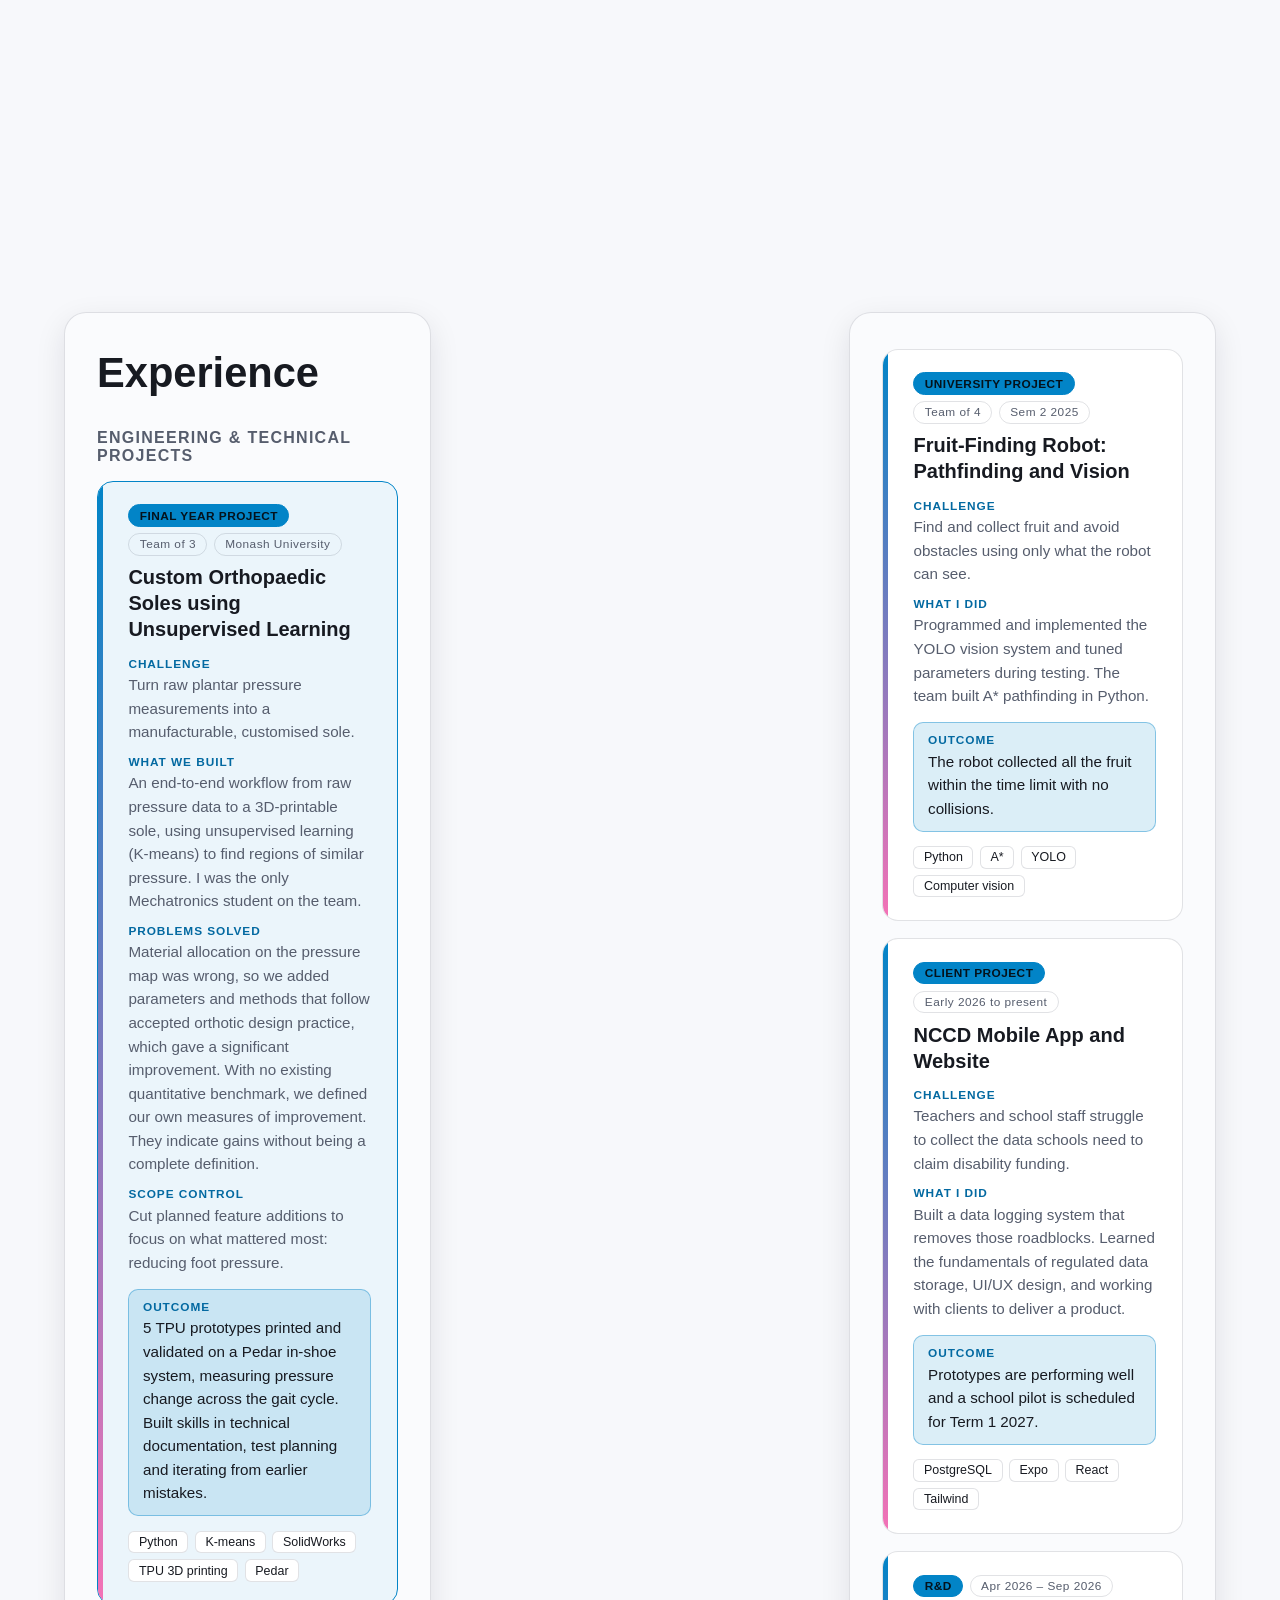
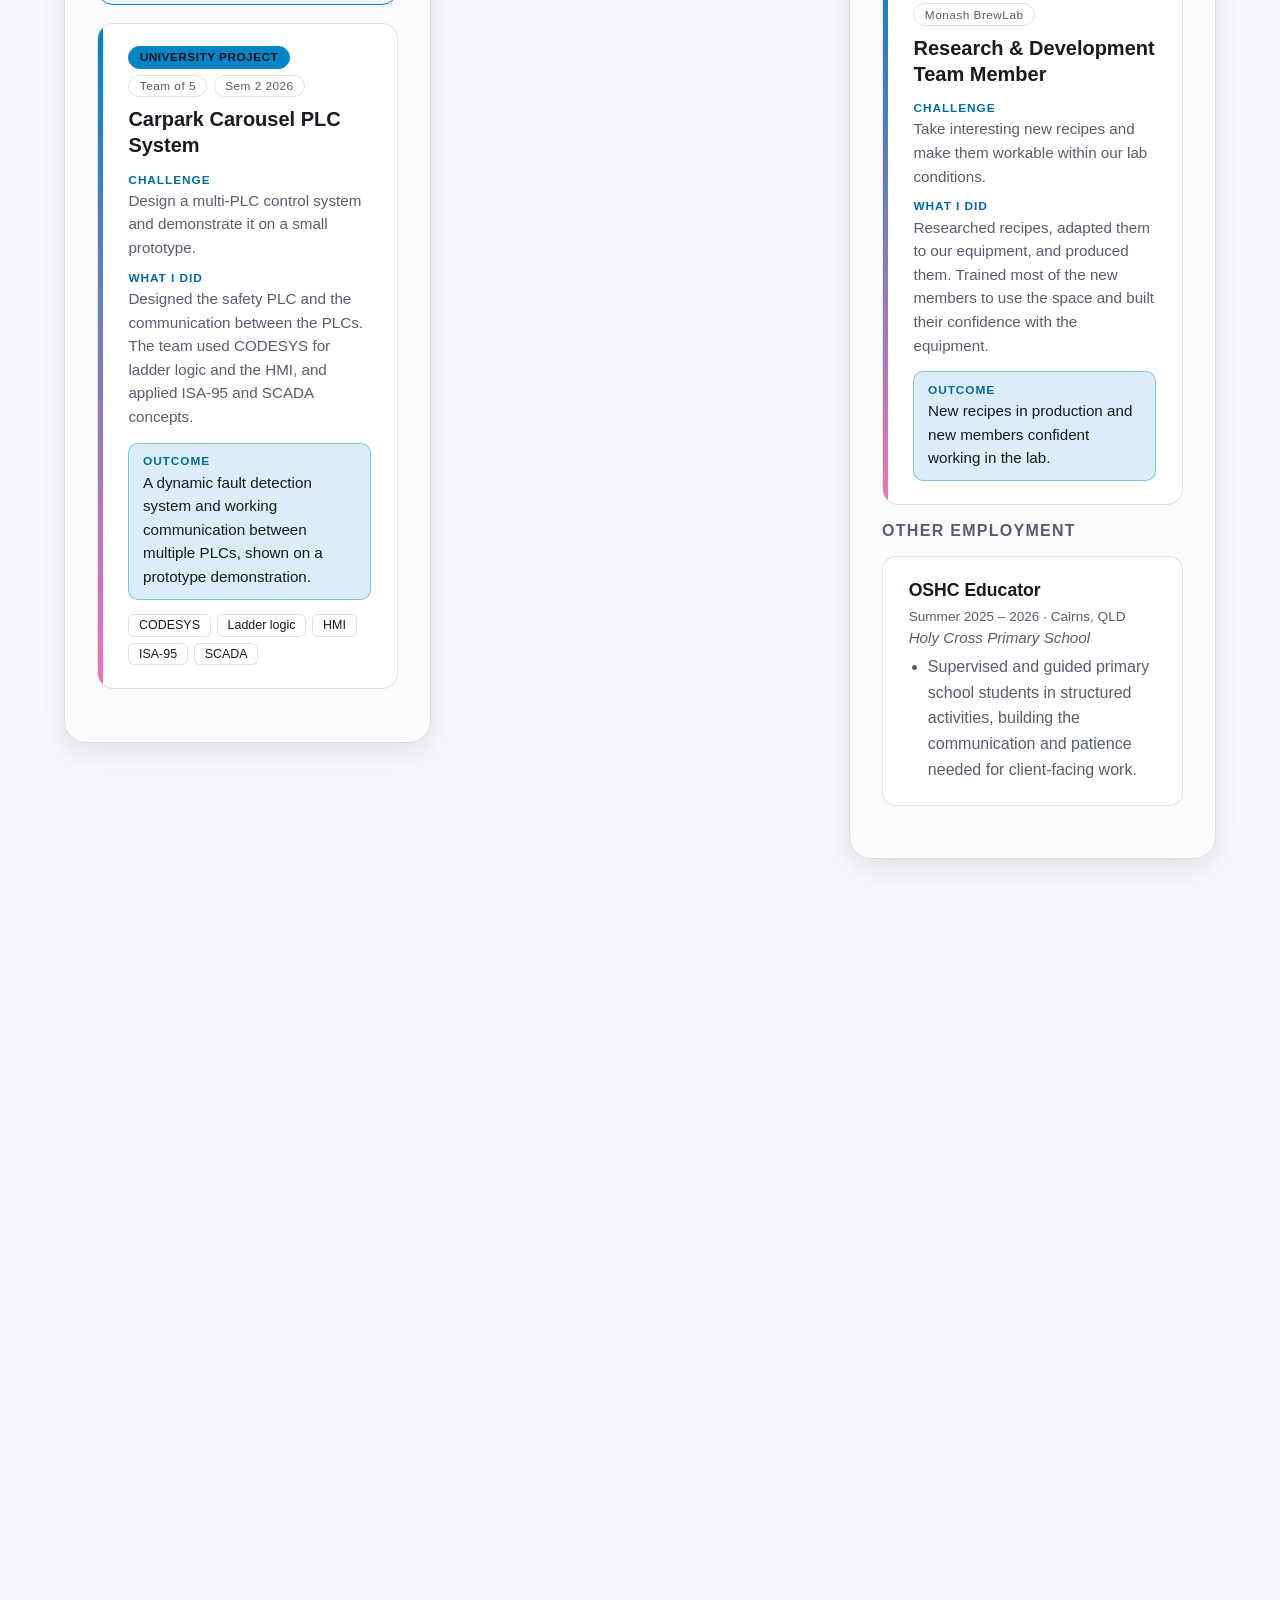
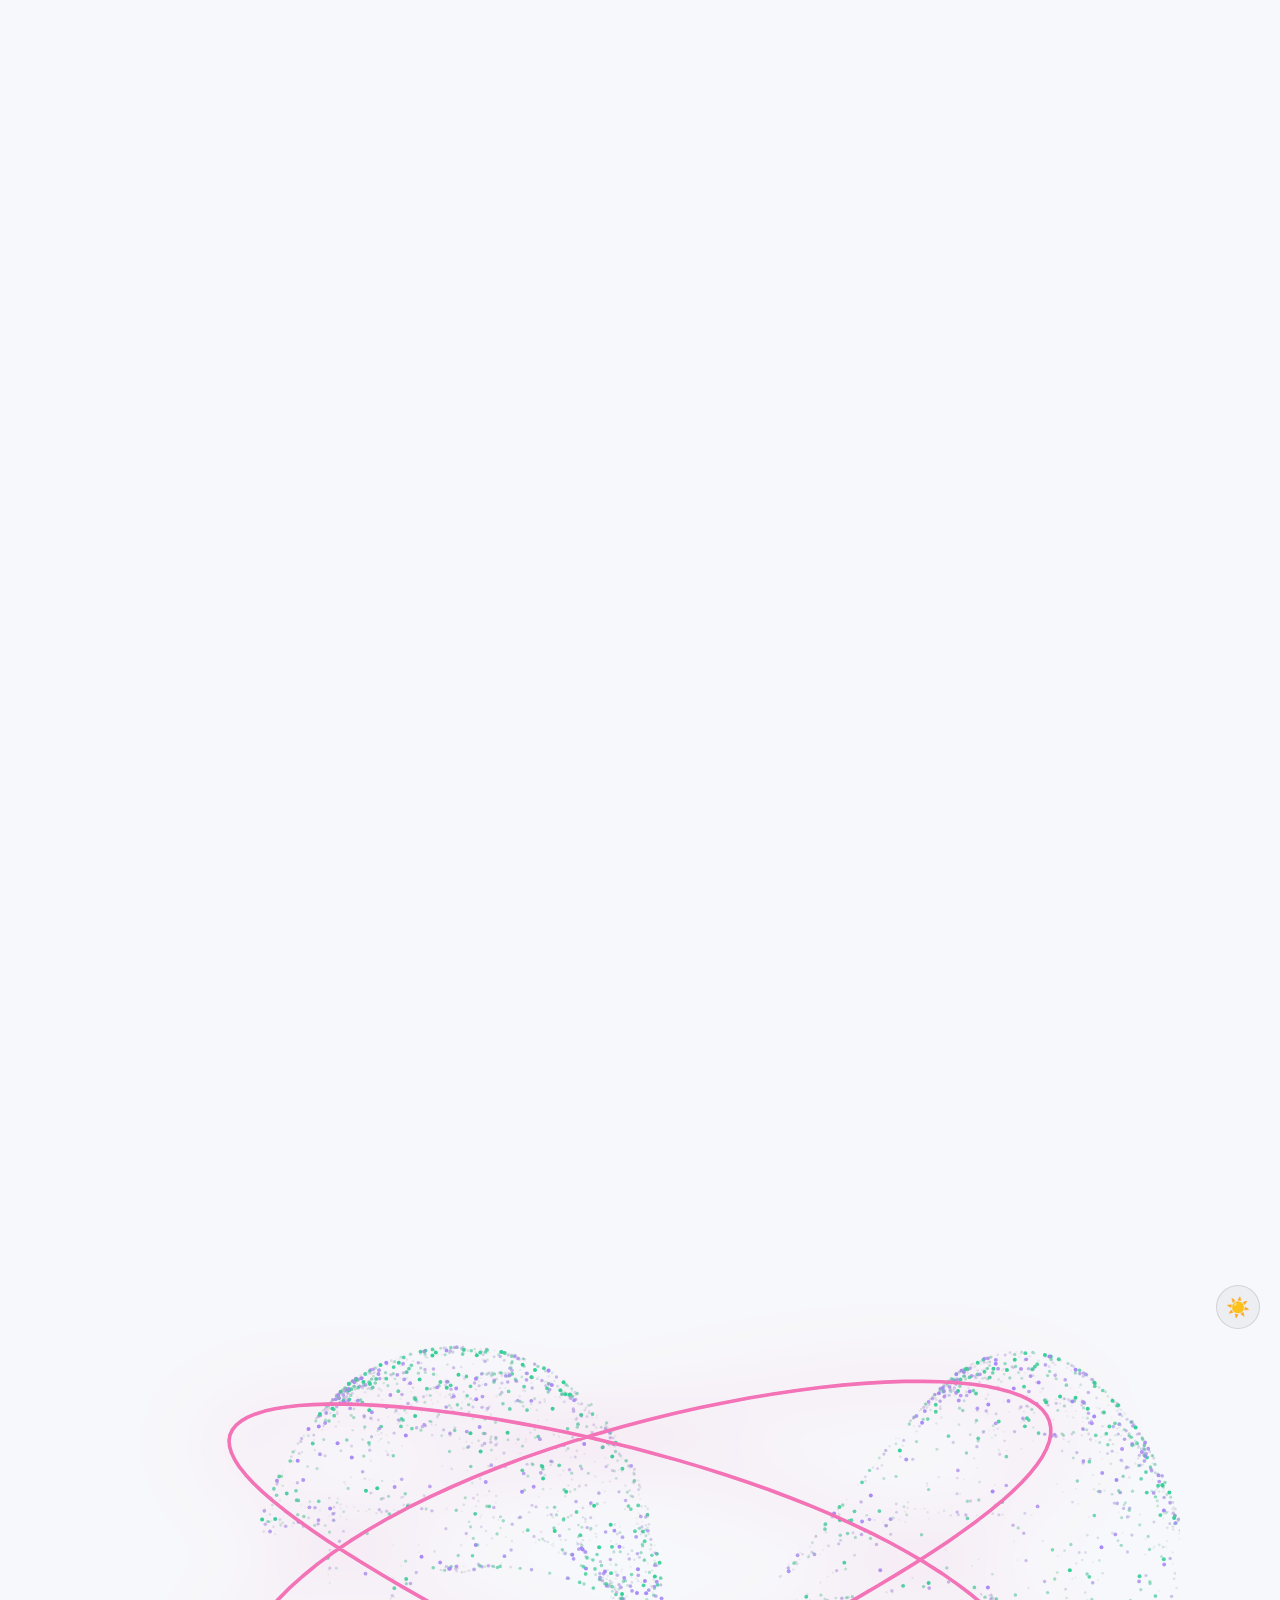
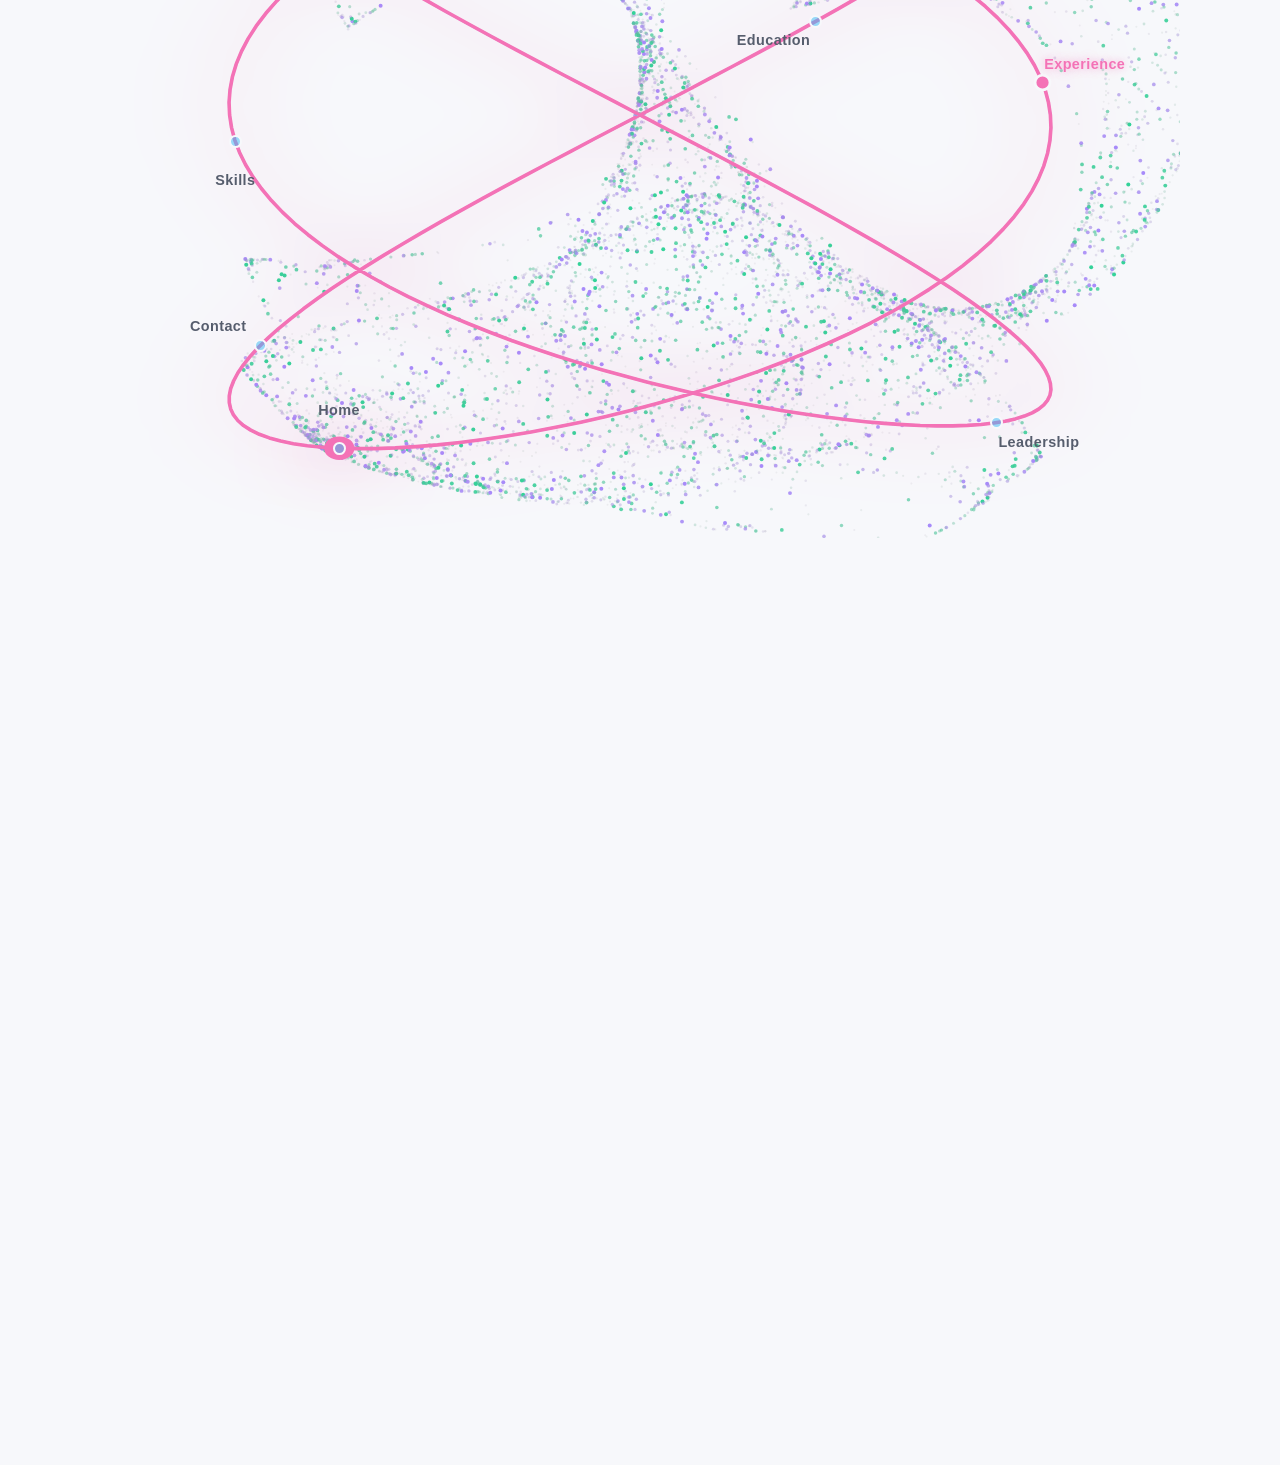
<file: index.html>
﻿<!DOCTYPE html>
<html lang="en">
<head>
<meta charset="UTF-8">
<meta name="viewport" content="width=device-width, initial-scale=1.0">
<title>Harrison Felstead</title>
<meta name="description" content="Harrison Felstead, Mechatronics (Hons) and Computer Science student at Monash University, interested in AI development.">
<link rel="icon" type="image/svg+xml" href="assets/favicon.svg">
<link rel="stylesheet" href="css/style.css">
</head>
<body>

  <button id="theme-toggle" class="theme-toggle" type="button" aria-label="Switch to light theme" aria-pressed="false">
    <span class="theme-toggle__icon" aria-hidden="true">🌙</span>
  </button>

  <div id="curve-stage" class="curve-stage" aria-hidden="false">
    <canvas id="attractor-canvas" aria-hidden="true"></canvas>

    <nav id="curve-nav" class="curve-nav" aria-label="Section navigation">
      <svg id="curve-svg" class="curve-svg" viewBox="0 0 100 100" preserveAspectRatio="none" aria-hidden="true">
        <path id="curve-path-base" class="curve-path curve-path--base" fill="none" />
        <path id="curve-path-trace" class="curve-path curve-path--trace" fill="none" />
        <circle id="curve-marker" class="curve-marker" r="1.4" />
      </svg>
      <div class="curve-dots" id="curve-dots" role="list"></div>
    </nav>
  </div>

  <main>

    <!-- Visual duplicate of Contact used for the reverse seamless wrap: scrolling
         up past Home lands here first, then script.js silently snaps scrollY
         forward onto the real #contact by the exact loop distance. Starts with
         no layout height (see .is-locked in style.css) so it can't be scrolled
         into at all until the first forward loop has completed once. -->
    <section id="contact-loop" class="section section--pos-bc section-clone is-locked" data-title="Contact" inert>
      <div class="section__inner">
        <h2>Contact</h2>
        <p class="intro">I am always open to conversations about engineering, AI development, or opportunities. Reach out through any of the channels below.</p>

        <ul class="contact-list">
          <li>
            <span class="contact-list__label">Email</span>
            <a href="mailto:Harrison.felstead0@gmail.com">Harrison.felstead0@gmail.com</a>
          </li>
          <li>
            <span class="contact-list__label">GitHub</span>
            <a href="https://github.com/Harrison-felstead/">github.com/Harrison-felstead</a>
          </li>
          <li>
            <span class="contact-list__label">LinkedIn</span>
            <a href="https://linkedin.com/in/harrison-felstead">linkedin.com/in/harrison-felstead</a>
          </li>
        </ul>

        <a class="cta cta--resume" href="assets/resume.pdf">Download résumé (PDF)</a>

        <footer class="site-footer">
          <p>© 2026 Harrison Felstead</p>
        </footer>
      </div>
    </section>

    <section id="home" class="section section--pos-tl" data-title="Home" aria-labelledby="home-heading">
      <div class="section__inner">
        <h1 id="home-heading">Harrison Felstead</h1>
        <p class="tagline">Mechatronics engineering &amp; Computer Science student.</p>
        <p class="intro">
          Final-year Bachelor of Engineering (Honours) and Bachelor of Science student at Monash University,
          majoring in Mechatronics and Computer Science, completing June 2027. I build at the boundary of
          AI and hardware: neural networks and computer vision, PLC and embedded control systems, and
          software that gets used. My final year project turns foot pressure data into 3D-printed custom insoles.
        </p>
      </div>
    </section>

    <section id="experience" class="section section--pos-tr section--span" data-title="Experience" aria-labelledby="experience-heading">
      <div class="section__inner section__inner--split">
        <div class="pane">
        <h2 id="experience-heading">Experience</h2>

        <h3 class="group-title">Engineering &amp; Technical Projects</h3>

        <article class="project project--featured">
          <header class="project__head">
            <div class="project__tags">
              <span class="tag tag--type">Final year project</span>
              <span class="tag">Team of 3</span>
              <span class="tag">Monash University</span>
            </div>
            <h4>Custom Orthopaedic Soles using Unsupervised Learning</h4>
          </header>
          <dl class="project__story">
            <div><dt>Challenge</dt><dd>Turn raw plantar pressure measurements into a manufacturable, customised sole.</dd></div>
            <div><dt>What we built</dt><dd>An end-to-end workflow from raw pressure data to a 3D-printable sole, using unsupervised learning (K-means) to find regions of similar pressure. I was the only Mechatronics student on the team.</dd></div>
            <div><dt>Problems solved</dt><dd>Material allocation on the pressure map was wrong, so we added parameters and methods that follow accepted orthotic design practice, which gave a significant improvement. With no existing quantitative benchmark, we defined our own measures of improvement. They indicate gains without being a complete definition.</dd></div>
            <div><dt>Scope control</dt><dd>Cut planned feature additions to focus on what mattered most: reducing foot pressure.</dd></div>
            <div class="is-outcome"><dt>Outcome</dt><dd>5 TPU prototypes printed and validated on a Pedar in-shoe system, measuring pressure change across the gait cycle. Built skills in technical documentation, test planning and iterating from earlier mistakes.</dd></div>
          </dl>
          <ul class="chip-list"><li>Python</li><li>K-means</li><li>SolidWorks</li><li>TPU 3D printing</li><li>Pedar</li></ul>
        </article>

        <article class="project">
          <header class="project__head">
            <div class="project__tags">
              <span class="tag tag--type">University project</span>
              <span class="tag">Team of 5</span>
              <span class="tag">Sem 2 2026</span>
            </div>
            <h4>Carpark Carousel PLC System</h4>
          </header>
          <dl class="project__story">
            <div><dt>Challenge</dt><dd>Design a multi-PLC control system and demonstrate it on a small prototype.</dd></div>
            <div><dt>What I did</dt><dd>Designed the safety PLC and the communication between the PLCs. The team used CODESYS for ladder logic and the HMI, and applied ISA-95 and SCADA concepts.</dd></div>
            <div class="is-outcome"><dt>Outcome</dt><dd>A dynamic fault detection system and working communication between multiple PLCs, shown on a prototype demonstration.</dd></div>
          </dl>
          <ul class="chip-list"><li>CODESYS</li><li>Ladder logic</li><li>HMI</li><li>ISA-95</li><li>SCADA</li></ul>
        </article>

        </div>
        <div class="pane">
        <article class="project">
          <header class="project__head">
            <div class="project__tags">
              <span class="tag tag--type">University project</span>
              <span class="tag">Team of 4</span>
              <span class="tag">Sem 2 2025</span>
            </div>
            <h4>Fruit-Finding Robot: Pathfinding and Vision</h4>
          </header>
          <dl class="project__story">
            <div><dt>Challenge</dt><dd>Find and collect fruit and avoid obstacles using only what the robot can see.</dd></div>
            <div><dt>What I did</dt><dd>Programmed and implemented the YOLO vision system and tuned parameters during testing. The team built A* pathfinding in Python.</dd></div>
            <div class="is-outcome"><dt>Outcome</dt><dd>The robot collected all the fruit within the time limit with no collisions.</dd></div>
          </dl>
          <ul class="chip-list"><li>Python</li><li>A*</li><li>YOLO</li><li>Computer vision</li></ul>
        </article>

        <article class="project">
          <header class="project__head">
            <div class="project__tags">
              <span class="tag tag--type">Client project</span>
              <span class="tag">Early 2026 to present</span>
            </div>
            <h4>NCCD Mobile App and Website</h4>
          </header>
          <dl class="project__story">
            <div><dt>Challenge</dt><dd>Teachers and school staff struggle to collect the data schools need to claim disability funding.</dd></div>
            <div><dt>What I did</dt><dd>Built a data logging system that removes those roadblocks. Learned the fundamentals of regulated data storage, UI/UX design, and working with clients to deliver a product.</dd></div>
            <div class="is-outcome"><dt>Outcome</dt><dd>Prototypes are performing well and a school pilot is scheduled for Term 1 2027.</dd></div>
          </dl>
          <ul class="chip-list"><li>PostgreSQL</li><li>Expo</li><li>React</li><li>Tailwind</li></ul>
        </article>

        <article class="project">
          <header class="project__head">
            <div class="project__tags">
              <span class="tag tag--type">R&amp;D</span>
              <span class="tag">Apr 2026 – Sep 2026</span>
              <span class="tag">Monash BrewLab</span>
            </div>
            <h4>Research &amp; Development Team Member</h4>
          </header>
          <dl class="project__story">
            <div><dt>Challenge</dt><dd>Take interesting new recipes and make them workable within our lab conditions.</dd></div>
            <div><dt>What I did</dt><dd>Researched recipes, adapted them to our equipment, and produced them. Trained most of the new members to use the space and built their confidence with the equipment.</dd></div>
            <div class="is-outcome"><dt>Outcome</dt><dd>New recipes in production and new members confident working in the lab.</dd></div>
          </dl>
        </article>

        <h3 class="group-title">Other Employment</h3>

        <article class="card">
          <div class="card__head">
            <h4>OSHC Educator</h4>
            <span class="card__meta">Summer 2025 – 2026 · Cairns, QLD</span>
          </div>
          <p class="card__role">Holy Cross Primary School</p>
          <ul>
            <li>Supervised and guided primary school students in structured activities, building the communication and patience needed for client-facing work.</li>
          </ul>
        </article>
        </div>
      </div>
    </section>

    <section id="leadership" class="section section--pos-bl section--span" data-title="Leadership" aria-labelledby="leadership-heading">
      <div class="section__inner section__inner--split">
        <div class="pane">
        <h2 id="leadership-heading">Leadership</h2>
        <article class="project project--compact">
          <header class="project__head">
            <div class="project__tags">
              <span class="tag tag--type">Team lead</span>
              <span class="tag">2026 – Present</span>
              <span class="tag">Monash BrewLab</span>
            </div>
            <h4>Brewkeepers Lead</h4>
          </header>
          <p class="project__text">Lead a sub-team of 3 to 5 responsible for upkeep of the lab, logistics and administration, so the wider team can focus on making.</p>
        </article>

        <article class="project project--compact">
          <header class="project__head">
            <div class="project__tags">
              <span class="tag tag--type">Engineering</span>
              <span class="tag">Sep 2024 – Sep 2025</span>
              <span class="tag">MESS · Monash</span>
            </div>
            <h4>Education Officer</h4>
          </header>
          <p class="project__text">Designed and wrote the "Ed Guide", a first-year resource adopted by the Engineering faculty. Mentored first-year Engineering students.</p>
        </article>
        </div>
        <div class="pane">
        <article class="project project--compact">
          <header class="project__head">
            <div class="project__tags">
              <span class="tag tag--type">Leadership</span>
              <span class="tag">Sep 2024 – Present</span>
              <span class="tag">GLASS · Monash</span>
            </div>
            <h4>Vice President</h4>
          </header>
          <p class="project__text">Oversee committee operations, guide decision-making and plan the society's annual program, including cross-cultural events.</p>
        </article>

        <article class="project project--compact">
          <header class="project__head">
            <div class="project__tags">
              <span class="tag tag--type">Programs</span>
              <span class="tag">Sep 2023 – Sep 2024</span>
              <span class="tag">MESS · Monash</span>
            </div>
            <h4>Wellbeing &amp; Equity Officer</h4>
          </header>
          <p class="project__text">Designed and launched mental health awareness and inclusivity programs across the Engineering faculty.</p>
        </article>
        </div>
      </div>
    </section>

    <section id="skills" class="section section--pos-br section--span" data-title="Skills" aria-labelledby="skills-heading">
      <div class="section__inner section__inner--split">
        <div class="pane">
        <h2 id="skills-heading">Capabilities &amp; Skills</h2>
        <h3 class="group-title">Engineering &amp; Technical Capabilities</h3>
        <ul class="capability-list">
          <li><strong>AI development:</strong> neural networks (PyTorch), unsupervised learning, computer vision (YOLO)</li>
          <li><strong>PLC control systems:</strong> ladder logic and HMI in CODESYS, ISA-95, SCADA</li>
          <li><strong>Hardware and software integration:</strong> STM32, Arduino, Raspberry Pi</li>
          <li><strong>Testing, troubleshooting and verification</strong> of robots and microprocessor systems</li>
          <li><strong>App development:</strong> PostgreSQL, Expo, React, Tailwind</li>
          <li><strong>Data organisation</strong>, process streamlining and technical documentation</li>
          <li><strong>CAD and additive manufacturing:</strong> SolidWorks, TPU 3D printing</li>
        </ul>

        <h3 class="group-title">Tools</h3>
        <div class="skills-grid">
          <div class="skill-group">
            <h3>Programming</h3>
            <ul class="pill-list">
              <li>Python</li><li>C++</li><li>C</li><li>Assembly</li><li>MATLAB</li>
            </ul>
          </div>
          <div class="skill-group">
            <h3>Frameworks &amp; Tools</h3>
            <ul class="pill-list">
              <li>PyTorch</li><li>Jupyter</li><li>Git</li><li>Linux</li><li>CODESYS</li>
            </ul>
          </div>
          <div class="skill-group">
            <h3>Hardware &amp; CAD</h3>
            <ul class="pill-list">
              <li>SolidWorks</li><li>Arduino</li><li>Raspberry Pi</li><li>STM32</li>
            </ul>
          </div>
          <div class="skill-group">
            <h3>Other</h3>
            <ul class="pill-list">
              <li>Microsoft Office Suite</li><li>Agile / Scrum</li>
            </ul>
          </div>
          <div class="skill-group">
            <h3>Languages</h3>
            <ul class="pill-list">
              <li>English (Native)</li><li>German (A2)</li>
            </ul>
          </div>
        </div>

        </div>
        <div class="pane">
        <h3 class="group-title">Certifications</h3>
        <article class="card">
          <div class="card__head">
            <h4>Certified SOLIDWORKS Associate (CSWA)</h4>
          </div>
        </article>
        <article class="card">
          <div class="card__head">
            <h4>Google Project Management Certificate</h4>
            <span class="card__meta">Coursera · Dec 2023</span>
          </div>
          <p class="card__role">Agile and Scrum framework application; team management program design.</p>
        </article>
        <article class="card">
          <div class="card__head">
            <h4>Google IT Support Certificate</h4>
            <span class="card__meta">Coursera · Dec 2023</span>
          </div>
          <p class="card__role">Network protocols, system administration and network security principles.</p>
        </article>
        <article class="card">
          <div class="card__head">
            <h4>Working with Children Check</h4>
          </div>
        </article>

        <h3 class="group-title">Continuing Professional Development: Anthropic</h3>
        <ul class="verify-list">
          <li><a href="https://verify.skilljar.com/c/3psyhmuhzu9c" target="_blank" rel="noopener">AI Fluency: Framework and Foundations</a></li>
          <li><a href="https://verify.skilljar.com/c/y3yzbx4f3nra" target="_blank" rel="noopener">AI Fluency for Builders</a></li>
          <li><a href="https://verify.skilljar.com/c/m6t9jwaz3s46" target="_blank" rel="noopener">Claude Code 101</a></li>
          <li><a href="https://verify.skilljar.com/c/ev6xskojvovw" target="_blank" rel="noopener">Claude Code in Action</a></li>
          <li><a href="https://verify.skilljar.com/c/ketg7f32rxfd" target="_blank" rel="noopener">Introduction to Agent Skills</a></li>
          <li><a href="https://verify.skilljar.com/c/vin993a3mtkn" target="_blank" rel="noopener">Introduction to Subagents</a></li>
          <li><a href="https://verify.skilljar.com/c/spzcx7dwhjyg" target="_blank" rel="noopener">Introduction to Model Context Protocol</a></li>
          <li><a href="https://verify.skilljar.com/c/bntky4y8h8ti" target="_blank" rel="noopener">Model Context Protocol: Advanced Topics</a></li>
          <li><a href="https://verify.skilljar.com/c/4mguxqz5dji8" target="_blank" rel="noopener">Building with Claude API</a></li>
        </ul>
        </div>
      </div>
    </section>

    <section id="education" class="section section--pos-tl section--span" data-title="Education" aria-labelledby="education-heading">
      <div class="section__inner section__inner--split">
        <div class="pane">
          <h2 id="education-heading">Education</h2>

          <article class="card">
            <div class="card__head">
              <h3>Monash University</h3>
              <span class="card__meta">2022 – Present · Melbourne, VIC</span>
            </div>
            <p class="card__role">Bachelor of Engineering (Honours) (Mechatronics) and Bachelor of Science (Computer Science). Expected June 2027.</p>
            <ul>
              <li>Chemistry units included risk assessments, PPE, and safe chemical handling and disposal.</li>
            </ul>
          </article>

          <article class="card">
            <div class="card__head">
              <h3>St Augustine's Marist College</h3>
              <span class="card__meta">2018 – 2021 · Cairns, QLD</span>
            </div>
            <p class="card__role">Queensland Certificate of Education · ATAR: 97.80</p>
          </article>

          <h3 class="group-title">Interests &amp; Volunteering</h3>
          <ul class="pill-list">
            <li>Surfing</li><li>Hiking</li><li>Building quality-of-life apps</li><li>Volunteer, Rosies Friends on the Street (2014 – 2017)</li>
          </ul>
        </div>

        <div class="pane" id="projects" data-title="Projects">
          <h2 id="projects-heading">Personal Projects</h2>

          <article class="card">
            <div class="card__head">
              <h4>Image Processing Cooking App</h4>
              <span class="card__meta">Personal Project</span>
            </div>
            <p class="card__role">An app that uses image processing to recognise ingredients from a photo and suggest recipes you can cook with what's on hand.</p>
          </article>

          <article class="card">
            <div class="card__head">
              <h4>Sidequest</h4>
              <span class="card__meta">Personal Project</span>
            </div>
            <p class="card__role">An app for tracking fun activities and adventures to do with friends, turning ideas into a shared, revisitable list of things to go do together.</p>
          </article>

          <article class="card">
            <div class="card__head">
              <h4>Raspberry Pi Home Base</h4>
              <span class="card__meta">Personal Project</span>
            </div>
            <p class="card__role">A Raspberry Pi hub that brings Google Calendar, Spotify, a habit tracker and the weather together into a single home dashboard.</p>
          </article>
        </div>
      </div>
    </section>

    <section id="contact" class="section section--pos-bc" data-title="Contact" aria-labelledby="contact-heading">
      <div class="section__inner">
        <h2 id="contact-heading">Contact</h2>
        <p class="intro">I am always open to conversations about engineering, AI development, or opportunities. Reach out through any of the channels below.</p>

        <ul class="contact-list">
          <li>
            <span class="contact-list__label">Email</span>
            <a href="mailto:Harrison.felstead0@gmail.com">Harrison.felstead0@gmail.com</a>
          </li>
          <li>
            <span class="contact-list__label">GitHub</span>
            <a href="https://github.com/Harrison-felstead/" target="_blank" rel="noopener noreferrer">github.com/Harrison-felstead</a>
          </li>
          <li>
            <span class="contact-list__label">LinkedIn</span>
            <a href="https://linkedin.com/in/harrison-felstead" target="_blank" rel="noopener noreferrer">linkedin.com/in/harrison-felstead</a>
          </li>
        </ul>

        <a class="cta cta--resume" href="assets/resume.pdf" download>Download résumé (PDF)</a>

        <footer class="site-footer">
          <p>© <span id="year"></span> Harrison Felstead</p>
        </footer>
      </div>
    </section>

    <!-- Visual duplicate of Home used purely for a seamless scroll wrap: once this
         is reached, script.js silently snaps scrollY back to the real #home by the
         exact distance between the two, so the loop is imperceptible. -->
    <section id="home-loop" class="section section--pos-tl section-clone" data-title="Home" inert>
      <div class="section__inner">
        <h1>Harrison Felstead</h1>
        <p class="tagline">Mechatronics engineering &amp; Computer Science student.</p>
        <p class="intro">
          Final-year Bachelor of Engineering (Honours) and Bachelor of Science student at Monash University,
          majoring in Mechatronics and Computer Science, completing June 2027. I build at the boundary of
          AI and hardware: neural networks and computer vision, PLC and embedded control systems, and
          software that gets used. My final year project turns foot pressure data into 3D-printed custom insoles.
        </p>
      </div>
    </section>

  </main>

  <script src="js/script.js"></script>
</body>
</html>
</file>
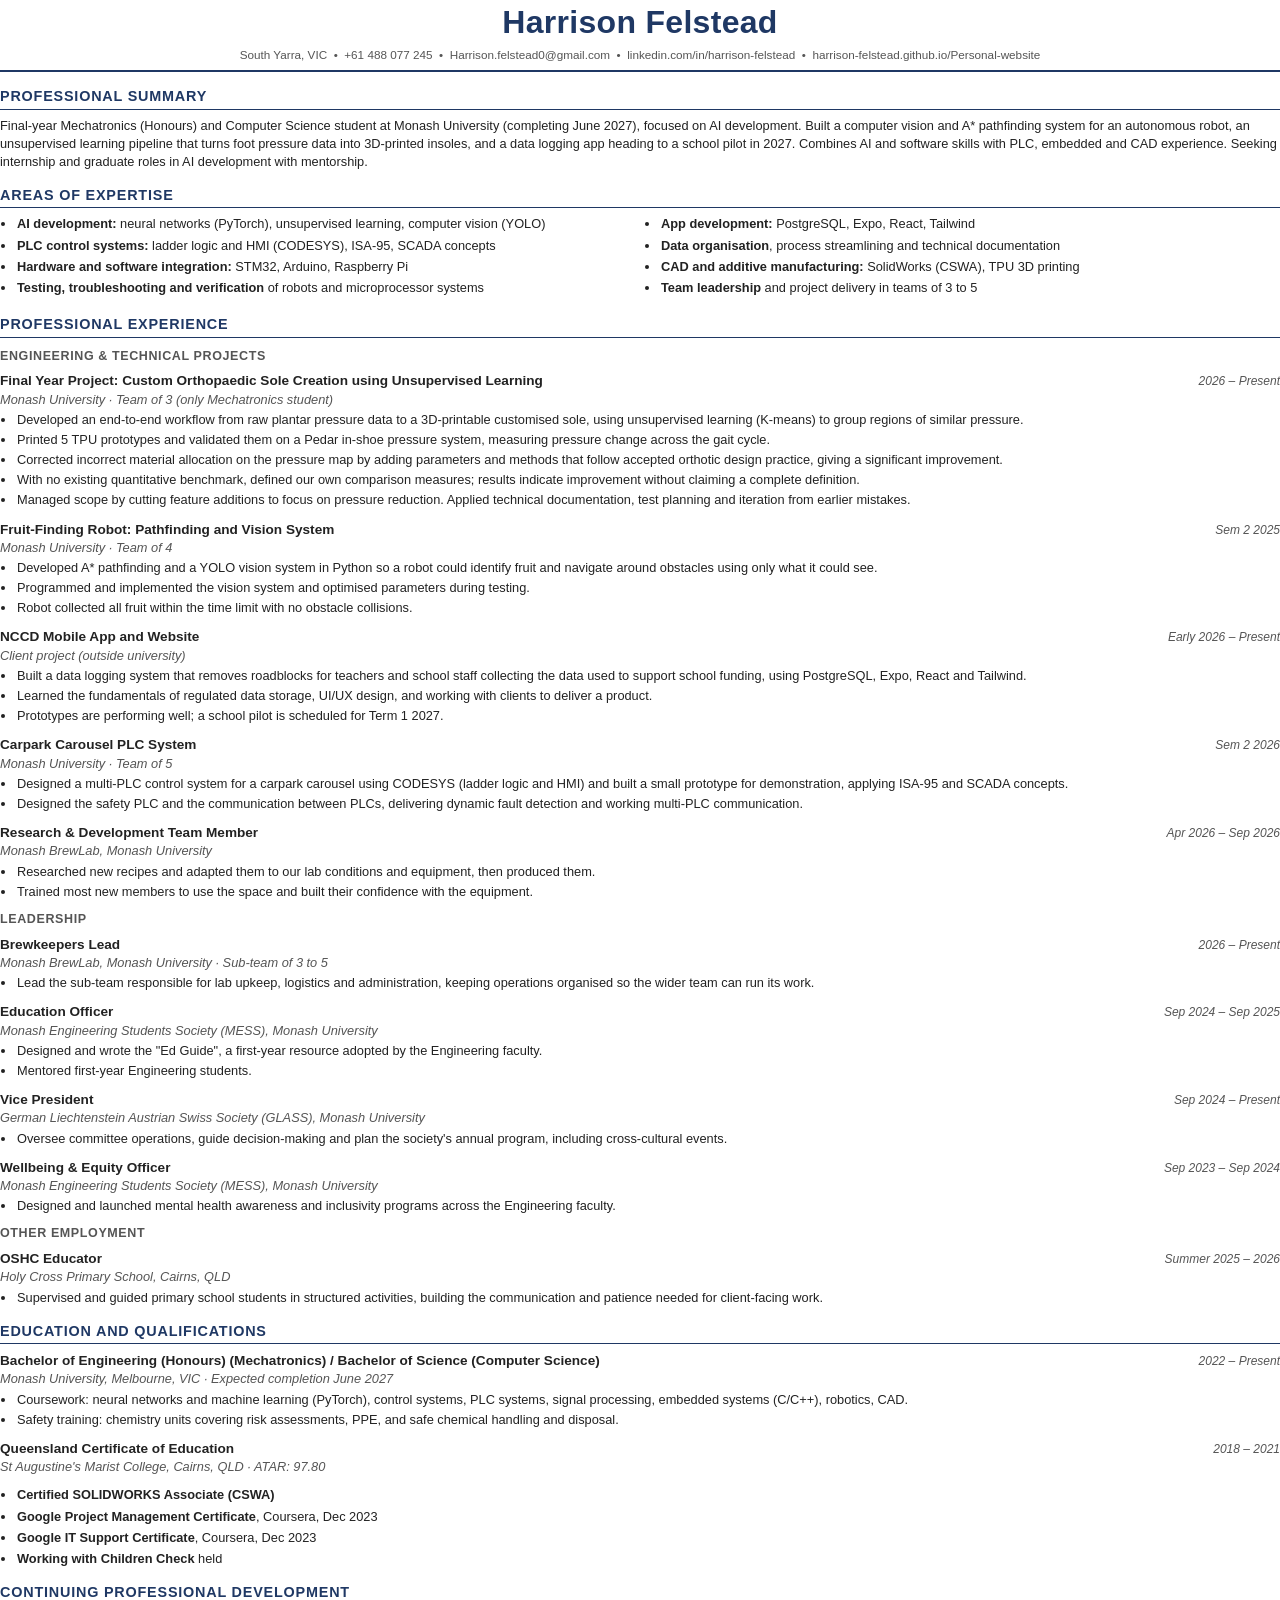
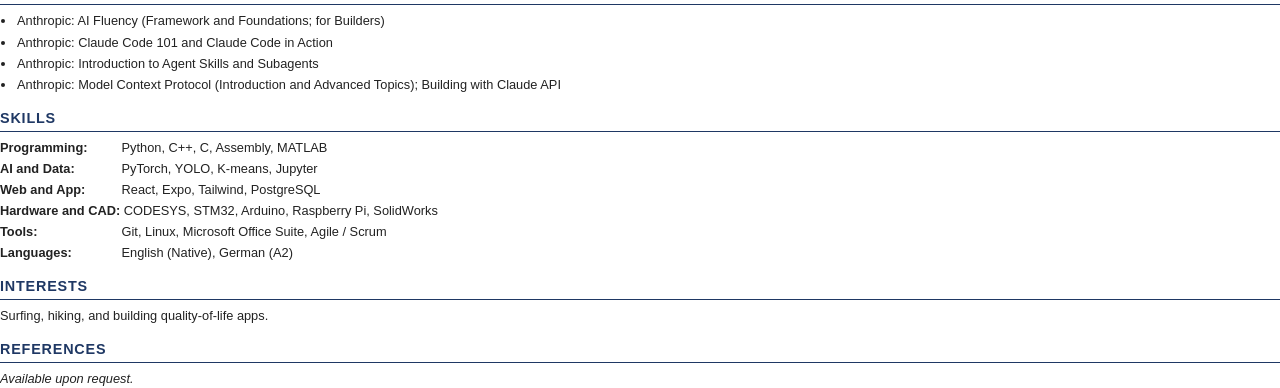
<file: resume/cover.html>
<!DOCTYPE html><html lang="en"><head><meta charset="utf-8"><title>Harrison Felstead</title>
<style>
  :root { --navy:#1f3864; --text:#222; --muted:#555; }
  * { box-sizing: border-box; }
  body { font-family: Arial, Helvetica, sans-serif; font-size: 9.6pt; line-height: 1.42; color: var(--text); margin: 0; }
  header { text-align: center; padding-bottom: 6px; border-bottom: 2.5px solid var(--navy); margin-bottom: 4px; }
  h1 { font-size: 24pt; margin: 0 0 2px; color: var(--navy); letter-spacing: 0.3px; }
  .contact { font-size: 8.8pt; color: var(--muted); }
  h2 { font-size: 10.8pt; color: var(--navy); text-transform: uppercase; letter-spacing: 0.8px; margin: 14px 0 7px; padding-bottom: 2px; border-bottom: 1.2px solid var(--navy); break-after: avoid; }
  h3 { font-size: 9.4pt; color: var(--muted); text-transform: uppercase; letter-spacing: 0.6px; margin: 10px 0 6px; break-after: avoid; }
  p { margin: 0; }
  .entry { margin-bottom: 10px; break-inside: avoid; }
  .row { display: flex; justify-content: space-between; align-items: baseline; gap: 12px; }
  .title { font-weight: 700; font-size: 10.2pt; }
  .date { font-style: italic; color: var(--muted); white-space: nowrap; font-size: 9pt; }
  .sub { font-style: italic; color: var(--muted); margin-bottom: 2px; }
  ul { margin: 2px 0 0; padding-left: 16px; }
  li { margin-bottom: 2px; padding-left: 1px; }
  ul.cols { columns: 2; column-gap: 24px; }
  ul.cols li { break-inside: avoid; margin-bottom: 3px; }
  .kv { margin-bottom: 3px; }
  .kv b { display: inline-block; min-width: 118px; }
  .compact li { margin-bottom: 3px; }
</style></head><body>
<header>
  <h1>Harrison Felstead</h1>
  <div class="contact">South Yarra, VIC &nbsp;•&nbsp; +61 488 077 245 &nbsp;•&nbsp; Harrison.felstead0@gmail.com &nbsp;•&nbsp; linkedin.com/in/harrison-felstead &nbsp;•&nbsp; harrison-felstead.github.io/Personal-website</div>
</header>

<h2>Professional Summary</h2>
<p>Final-year Mechatronics (Honours) and Computer Science student at Monash University (completing June 2027), focused on AI development. Built a computer vision and A* pathfinding system for an autonomous robot, an unsupervised learning pipeline that turns foot pressure data into 3D-printed insoles, and a data logging app heading to a school pilot in 2027. Combines AI and software skills with PLC, embedded and CAD experience. Seeking internship and graduate roles in AI development with mentorship.</p>

<h2>Areas of Expertise</h2>
<ul class="cols"><li><b>AI development:</b> neural networks (PyTorch), unsupervised learning, computer vision (YOLO)</li><li><b>PLC control systems:</b> ladder logic and HMI (CODESYS), ISA-95, SCADA concepts</li><li><b>Hardware and software integration:</b> STM32, Arduino, Raspberry Pi</li><li><b>Testing, troubleshooting and verification</b> of robots and microprocessor systems</li><li><b>App development:</b> PostgreSQL, Expo, React, Tailwind</li><li><b>Data organisation</b>, process streamlining and technical documentation</li><li><b>CAD and additive manufacturing:</b> SolidWorks (CSWA), TPU 3D printing</li><li><b>Team leadership</b> and project delivery in teams of 3 to 5</li></ul>

<h2>Professional Experience</h2>
<h3>Engineering &amp; Technical Projects</h3>

  <div class="entry">
    <div class="row"><span class="title">Final Year Project: Custom Orthopaedic Sole Creation using Unsupervised Learning</span><span class="date">2026 – Present</span></div>
    <div class="sub">Monash University · Team of 3 (only Mechatronics student)</div>
    <ul><li>Developed an end-to-end workflow from raw plantar pressure data to a 3D-printable customised sole, using unsupervised learning (K-means) to group regions of similar pressure.</li><li>Printed 5 TPU prototypes and validated them on a Pedar in-shoe pressure system, measuring pressure change across the gait cycle.</li><li>Corrected incorrect material allocation on the pressure map by adding parameters and methods that follow accepted orthotic design practice, giving a significant improvement.</li><li>With no existing quantitative benchmark, defined our own comparison measures; results indicate improvement without claiming a complete definition.</li><li>Managed scope by cutting feature additions to focus on pressure reduction. Applied technical documentation, test planning and iteration from earlier mistakes.</li></ul>
  </div>
  <div class="entry">
    <div class="row"><span class="title">Fruit-Finding Robot: Pathfinding and Vision System</span><span class="date">Sem 2 2025</span></div>
    <div class="sub">Monash University · Team of 4</div>
    <ul><li>Developed A* pathfinding and a YOLO vision system in Python so a robot could identify fruit and navigate around obstacles using only what it could see.</li><li>Programmed and implemented the vision system and optimised parameters during testing.</li><li>Robot collected all fruit within the time limit with no obstacle collisions.</li></ul>
  </div>
  <div class="entry">
    <div class="row"><span class="title">NCCD Mobile App and Website</span><span class="date">Early 2026 – Present</span></div>
    <div class="sub">Client project (outside university)</div>
    <ul><li>Built a data logging system that removes roadblocks for teachers and school staff collecting the data used to support school funding, using PostgreSQL, Expo, React and Tailwind.</li><li>Learned the fundamentals of regulated data storage, UI/UX design, and working with clients to deliver a product.</li><li>Prototypes are performing well; a school pilot is scheduled for Term 1 2027.</li></ul>
  </div>
  <div class="entry">
    <div class="row"><span class="title">Carpark Carousel PLC System</span><span class="date">Sem 2 2026</span></div>
    <div class="sub">Monash University · Team of 5</div>
    <ul><li>Designed a multi-PLC control system for a carpark carousel using CODESYS (ladder logic and HMI) and built a small prototype for demonstration, applying ISA-95 and SCADA concepts.</li><li>Designed the safety PLC and the communication between PLCs, delivering dynamic fault detection and working multi-PLC communication.</li></ul>
  </div>
  <div class="entry">
    <div class="row"><span class="title">Research &amp; Development Team Member</span><span class="date">Apr 2026 – Sep 2026</span></div>
    <div class="sub">Monash BrewLab, Monash University</div>
    <ul><li>Researched new recipes and adapted them to our lab conditions and equipment, then produced them.</li><li>Trained most new members to use the space and built their confidence with the equipment.</li></ul>
  </div>
<h3>Leadership</h3>

  <div class="entry">
    <div class="row"><span class="title">Brewkeepers Lead</span><span class="date">2026 – Present</span></div>
    <div class="sub">Monash BrewLab, Monash University · Sub-team of 3 to 5</div>
    <ul><li>Lead the sub-team responsible for lab upkeep, logistics and administration, keeping operations organised so the wider team can run its work.</li></ul>
  </div>
  <div class="entry">
    <div class="row"><span class="title">Education Officer</span><span class="date">Sep 2024 – Sep 2025</span></div>
    <div class="sub">Monash Engineering Students Society (MESS), Monash University</div>
    <ul><li>Designed and wrote the "Ed Guide", a first-year resource adopted by the Engineering faculty.</li><li>Mentored first-year Engineering students.</li></ul>
  </div>
  <div class="entry">
    <div class="row"><span class="title">Vice President</span><span class="date">Sep 2024 – Present</span></div>
    <div class="sub">German Liechtenstein Austrian Swiss Society (GLASS), Monash University</div>
    <ul><li>Oversee committee operations, guide decision-making and plan the society's annual program, including cross-cultural events.</li></ul>
  </div>
  <div class="entry">
    <div class="row"><span class="title">Wellbeing &amp; Equity Officer</span><span class="date">Sep 2023 – Sep 2024</span></div>
    <div class="sub">Monash Engineering Students Society (MESS), Monash University</div>
    <ul><li>Designed and launched mental health awareness and inclusivity programs across the Engineering faculty.</li></ul>
  </div>
<h3>Other Employment</h3>

  <div class="entry">
    <div class="row"><span class="title">OSHC Educator</span><span class="date">Summer 2025 – 2026</span></div>
    <div class="sub">Holy Cross Primary School, Cairns, QLD</div>
    <ul><li>Supervised and guided primary school students in structured activities, building the communication and patience needed for client-facing work.</li></ul>
  </div>

<h2>Education and Qualifications</h2>
<div class="entry">
  <div class="row"><span class="title">Bachelor of Engineering (Honours) (Mechatronics) / Bachelor of Science (Computer Science)</span><span class="date">2022 – Present</span></div>
  <div class="sub">Monash University, Melbourne, VIC · Expected completion June 2027</div>
  <ul>
    <li>Coursework: neural networks and machine learning (PyTorch), control systems, PLC systems, signal processing, embedded systems (C/C++), robotics, CAD.</li>
    <li>Safety training: chemistry units covering risk assessments, PPE, and safe chemical handling and disposal.</li>
  </ul>
</div>
<div class="entry">
  <div class="row"><span class="title">Queensland Certificate of Education</span><span class="date">2018 – 2021</span></div>
  <div class="sub">St Augustine's Marist College, Cairns, QLD · ATAR: 97.80</div>
</div>
<ul class="compact">
  <li><b>Certified SOLIDWORKS Associate (CSWA)</b></li>
  <li><b>Google Project Management Certificate</b>, Coursera, Dec 2023</li>
  <li><b>Google IT Support Certificate</b>, Coursera, Dec 2023</li>
  <li><b>Working with Children Check</b> held</li>
</ul>

<h2>Continuing Professional Development</h2>
<ul class="compact">
  <li>Anthropic: AI Fluency (Framework and Foundations; for Builders)</li>
  <li>Anthropic: Claude Code 101 and Claude Code in Action</li>
  <li>Anthropic: Introduction to Agent Skills and Subagents</li>
  <li>Anthropic: Model Context Protocol (Introduction and Advanced Topics); Building with Claude API</li>
</ul>

<h2>Skills</h2>
<div class="kv"><b>Programming:</b> Python, C++, C, Assembly, MATLAB</div>
<div class="kv"><b>AI and Data:</b> PyTorch, YOLO, K-means, Jupyter</div>
<div class="kv"><b>Web and App:</b> React, Expo, Tailwind, PostgreSQL</div>
<div class="kv"><b>Hardware and CAD:</b> CODESYS, STM32, Arduino, Raspberry Pi, SolidWorks</div>
<div class="kv"><b>Tools:</b> Git, Linux, Microsoft Office Suite, Agile / Scrum</div>
<div class="kv"><b>Languages:</b> English (Native), German (A2)</div>

<h2>Interests</h2>
<p>Surfing, hiking, and building quality-of-life apps.</p>

<h2>References</h2>
<p><i>Available upon request.</i></p>
</body></html>
</file>
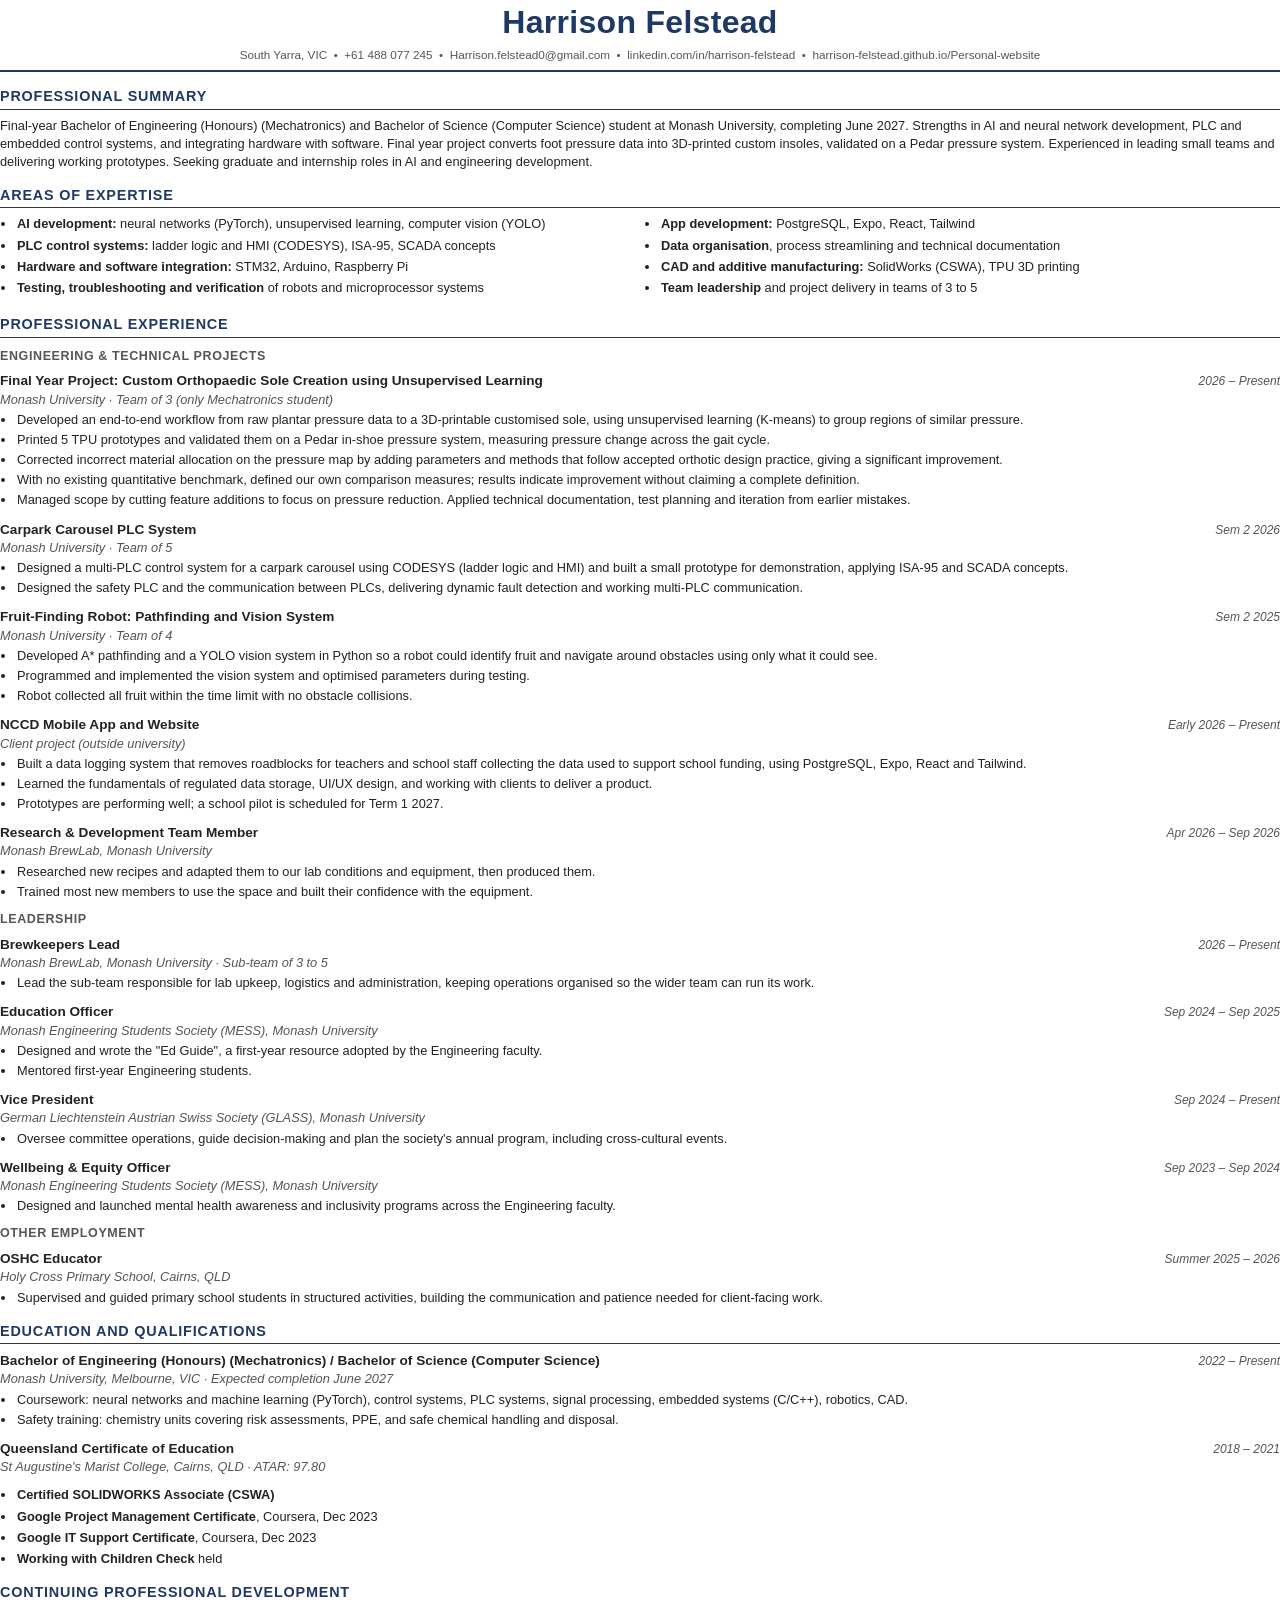
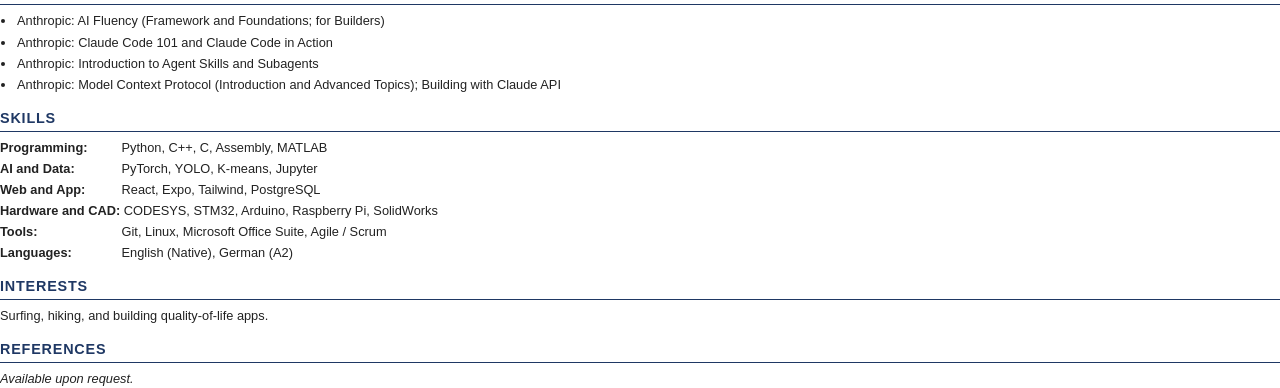
<file: resume/resume.html>
<!DOCTYPE html><html lang="en"><head><meta charset="utf-8"><title>Harrison Felstead</title>
<style>
  :root { --navy:#1f3864; --text:#222; --muted:#555; }
  * { box-sizing: border-box; }
  body { font-family: Arial, Helvetica, sans-serif; font-size: 9.6pt; line-height: 1.42; color: var(--text); margin: 0; }
  header { text-align: center; padding-bottom: 6px; border-bottom: 2.5px solid var(--navy); margin-bottom: 4px; }
  h1 { font-size: 24pt; margin: 0 0 2px; color: var(--navy); letter-spacing: 0.3px; }
  .contact { font-size: 8.8pt; color: var(--muted); }
  h2 { font-size: 10.8pt; color: var(--navy); text-transform: uppercase; letter-spacing: 0.8px; margin: 14px 0 7px; padding-bottom: 2px; border-bottom: 1.2px solid var(--navy); break-after: avoid; }
  h3 { font-size: 9.4pt; color: var(--muted); text-transform: uppercase; letter-spacing: 0.6px; margin: 10px 0 6px; break-after: avoid; }
  p { margin: 0; }
  .entry { margin-bottom: 10px; break-inside: avoid; }
  .row { display: flex; justify-content: space-between; align-items: baseline; gap: 12px; }
  .title { font-weight: 700; font-size: 10.2pt; }
  .date { font-style: italic; color: var(--muted); white-space: nowrap; font-size: 9pt; }
  .sub { font-style: italic; color: var(--muted); margin-bottom: 2px; }
  ul { margin: 2px 0 0; padding-left: 16px; }
  li { margin-bottom: 2px; padding-left: 1px; }
  ul.cols { columns: 2; column-gap: 24px; }
  ul.cols li { break-inside: avoid; margin-bottom: 3px; }
  .kv { margin-bottom: 3px; }
  .kv b { display: inline-block; min-width: 118px; }
  .compact li { margin-bottom: 3px; }
</style></head><body>
<header>
  <h1>Harrison Felstead</h1>
  <div class="contact">South Yarra, VIC &nbsp;•&nbsp; +61 488 077 245 &nbsp;•&nbsp; Harrison.felstead0@gmail.com &nbsp;•&nbsp; linkedin.com/in/harrison-felstead &nbsp;•&nbsp; harrison-felstead.github.io/Personal-website</div>
</header>

<h2>Professional Summary</h2>
<p>Final-year Bachelor of Engineering (Honours) (Mechatronics) and Bachelor of Science (Computer Science) student at Monash University, completing June 2027. Strengths in AI and neural network development, PLC and embedded control systems, and integrating hardware with software. Final year project converts foot pressure data into 3D-printed custom insoles, validated on a Pedar pressure system. Experienced in leading small teams and delivering working prototypes. Seeking graduate and internship roles in AI and engineering development.</p>

<h2>Areas of Expertise</h2>
<ul class="cols"><li><b>AI development:</b> neural networks (PyTorch), unsupervised learning, computer vision (YOLO)</li><li><b>PLC control systems:</b> ladder logic and HMI (CODESYS), ISA-95, SCADA concepts</li><li><b>Hardware and software integration:</b> STM32, Arduino, Raspberry Pi</li><li><b>Testing, troubleshooting and verification</b> of robots and microprocessor systems</li><li><b>App development:</b> PostgreSQL, Expo, React, Tailwind</li><li><b>Data organisation</b>, process streamlining and technical documentation</li><li><b>CAD and additive manufacturing:</b> SolidWorks (CSWA), TPU 3D printing</li><li><b>Team leadership</b> and project delivery in teams of 3 to 5</li></ul>

<h2>Professional Experience</h2>
<h3>Engineering &amp; Technical Projects</h3>

  <div class="entry">
    <div class="row"><span class="title">Final Year Project: Custom Orthopaedic Sole Creation using Unsupervised Learning</span><span class="date">2026 – Present</span></div>
    <div class="sub">Monash University · Team of 3 (only Mechatronics student)</div>
    <ul><li>Developed an end-to-end workflow from raw plantar pressure data to a 3D-printable customised sole, using unsupervised learning (K-means) to group regions of similar pressure.</li><li>Printed 5 TPU prototypes and validated them on a Pedar in-shoe pressure system, measuring pressure change across the gait cycle.</li><li>Corrected incorrect material allocation on the pressure map by adding parameters and methods that follow accepted orthotic design practice, giving a significant improvement.</li><li>With no existing quantitative benchmark, defined our own comparison measures; results indicate improvement without claiming a complete definition.</li><li>Managed scope by cutting feature additions to focus on pressure reduction. Applied technical documentation, test planning and iteration from earlier mistakes.</li></ul>
  </div>
  <div class="entry">
    <div class="row"><span class="title">Carpark Carousel PLC System</span><span class="date">Sem 2 2026</span></div>
    <div class="sub">Monash University · Team of 5</div>
    <ul><li>Designed a multi-PLC control system for a carpark carousel using CODESYS (ladder logic and HMI) and built a small prototype for demonstration, applying ISA-95 and SCADA concepts.</li><li>Designed the safety PLC and the communication between PLCs, delivering dynamic fault detection and working multi-PLC communication.</li></ul>
  </div>
  <div class="entry">
    <div class="row"><span class="title">Fruit-Finding Robot: Pathfinding and Vision System</span><span class="date">Sem 2 2025</span></div>
    <div class="sub">Monash University · Team of 4</div>
    <ul><li>Developed A* pathfinding and a YOLO vision system in Python so a robot could identify fruit and navigate around obstacles using only what it could see.</li><li>Programmed and implemented the vision system and optimised parameters during testing.</li><li>Robot collected all fruit within the time limit with no obstacle collisions.</li></ul>
  </div>
  <div class="entry">
    <div class="row"><span class="title">NCCD Mobile App and Website</span><span class="date">Early 2026 – Present</span></div>
    <div class="sub">Client project (outside university)</div>
    <ul><li>Built a data logging system that removes roadblocks for teachers and school staff collecting the data used to support school funding, using PostgreSQL, Expo, React and Tailwind.</li><li>Learned the fundamentals of regulated data storage, UI/UX design, and working with clients to deliver a product.</li><li>Prototypes are performing well; a school pilot is scheduled for Term 1 2027.</li></ul>
  </div>
  <div class="entry">
    <div class="row"><span class="title">Research &amp; Development Team Member</span><span class="date">Apr 2026 – Sep 2026</span></div>
    <div class="sub">Monash BrewLab, Monash University</div>
    <ul><li>Researched new recipes and adapted them to our lab conditions and equipment, then produced them.</li><li>Trained most new members to use the space and built their confidence with the equipment.</li></ul>
  </div>
<h3>Leadership</h3>

  <div class="entry">
    <div class="row"><span class="title">Brewkeepers Lead</span><span class="date">2026 – Present</span></div>
    <div class="sub">Monash BrewLab, Monash University · Sub-team of 3 to 5</div>
    <ul><li>Lead the sub-team responsible for lab upkeep, logistics and administration, keeping operations organised so the wider team can run its work.</li></ul>
  </div>
  <div class="entry">
    <div class="row"><span class="title">Education Officer</span><span class="date">Sep 2024 – Sep 2025</span></div>
    <div class="sub">Monash Engineering Students Society (MESS), Monash University</div>
    <ul><li>Designed and wrote the "Ed Guide", a first-year resource adopted by the Engineering faculty.</li><li>Mentored first-year Engineering students.</li></ul>
  </div>
  <div class="entry">
    <div class="row"><span class="title">Vice President</span><span class="date">Sep 2024 – Present</span></div>
    <div class="sub">German Liechtenstein Austrian Swiss Society (GLASS), Monash University</div>
    <ul><li>Oversee committee operations, guide decision-making and plan the society's annual program, including cross-cultural events.</li></ul>
  </div>
  <div class="entry">
    <div class="row"><span class="title">Wellbeing &amp; Equity Officer</span><span class="date">Sep 2023 – Sep 2024</span></div>
    <div class="sub">Monash Engineering Students Society (MESS), Monash University</div>
    <ul><li>Designed and launched mental health awareness and inclusivity programs across the Engineering faculty.</li></ul>
  </div>
<h3>Other Employment</h3>

  <div class="entry">
    <div class="row"><span class="title">OSHC Educator</span><span class="date">Summer 2025 – 2026</span></div>
    <div class="sub">Holy Cross Primary School, Cairns, QLD</div>
    <ul><li>Supervised and guided primary school students in structured activities, building the communication and patience needed for client-facing work.</li></ul>
  </div>

<h2>Education and Qualifications</h2>
<div class="entry">
  <div class="row"><span class="title">Bachelor of Engineering (Honours) (Mechatronics) / Bachelor of Science (Computer Science)</span><span class="date">2022 – Present</span></div>
  <div class="sub">Monash University, Melbourne, VIC · Expected completion June 2027</div>
  <ul>
    <li>Coursework: neural networks and machine learning (PyTorch), control systems, PLC systems, signal processing, embedded systems (C/C++), robotics, CAD.</li>
    <li>Safety training: chemistry units covering risk assessments, PPE, and safe chemical handling and disposal.</li>
  </ul>
</div>
<div class="entry">
  <div class="row"><span class="title">Queensland Certificate of Education</span><span class="date">2018 – 2021</span></div>
  <div class="sub">St Augustine's Marist College, Cairns, QLD · ATAR: 97.80</div>
</div>
<ul class="compact">
  <li><b>Certified SOLIDWORKS Associate (CSWA)</b></li>
  <li><b>Google Project Management Certificate</b>, Coursera, Dec 2023</li>
  <li><b>Google IT Support Certificate</b>, Coursera, Dec 2023</li>
  <li><b>Working with Children Check</b> held</li>
</ul>

<h2>Continuing Professional Development</h2>
<ul class="compact">
  <li>Anthropic: AI Fluency (Framework and Foundations; for Builders)</li>
  <li>Anthropic: Claude Code 101 and Claude Code in Action</li>
  <li>Anthropic: Introduction to Agent Skills and Subagents</li>
  <li>Anthropic: Model Context Protocol (Introduction and Advanced Topics); Building with Claude API</li>
</ul>

<h2>Skills</h2>
<div class="kv"><b>Programming:</b> Python, C++, C, Assembly, MATLAB</div>
<div class="kv"><b>AI and Data:</b> PyTorch, YOLO, K-means, Jupyter</div>
<div class="kv"><b>Web and App:</b> React, Expo, Tailwind, PostgreSQL</div>
<div class="kv"><b>Hardware and CAD:</b> CODESYS, STM32, Arduino, Raspberry Pi, SolidWorks</div>
<div class="kv"><b>Tools:</b> Git, Linux, Microsoft Office Suite, Agile / Scrum</div>
<div class="kv"><b>Languages:</b> English (Native), German (A2)</div>

<h2>Interests</h2>
<p>Surfing, hiking, and building quality-of-life apps.</p>

<h2>References</h2>
<p><i>Available upon request.</i></p>
</body></html>
</file>
<file: css/style.css>
:root {
  --bg: #0b0e14;
  --bg-elevated: rgba(255, 255, 255, 0.06);
  --panel-bg: rgba(11, 14, 20, 0.42);
  --card-bg: #161b26;
  --text: #eef1f6;
  --text-muted: #a6adba;
  --border: rgba(255, 255, 255, 0.1);
  --accent: #7dd3fc;
  --accent-strong: #38bdf8;
  --curve-base: rgba(226, 232, 240, 0.4);
  --curve-trace: #38bdf8;
  --attractor-color: 125, 211, 252;
  --shadow: 0 10px 30px rgba(0, 0, 0, 0.35);
}

[data-theme="light"] {
  --bg: #f7f8fb;
  --bg-elevated: rgba(15, 23, 42, 0.045);
  --panel-bg: rgba(255, 255, 255, 0.42);
  --card-bg: #ffffff;
  --text: #171a21;
  --text-muted: #565d6d;
  --border: rgba(15, 23, 42, 0.12);
  --accent: #0369a1;
  --accent-strong: #0284c7;
  --curve-base: rgba(15, 23, 42, 0.55);
  --curve-trace: #0284c7;
  --attractor-color: 3, 105, 161;
  --shadow: 0 10px 30px rgba(15, 23, 42, 0.1);
}

* { box-sizing: border-box; }

html {
  scroll-behavior: smooth;
  scrollbar-width: none;
  -ms-overflow-style: none;
}

html::-webkit-scrollbar {
  width: 0;
  height: 0;
  display: none;
}

body {
  margin: 0;
  font-family: -apple-system, BlinkMacSystemFont, "Segoe UI", Roboto, Helvetica, Arial, sans-serif;
  background: var(--bg);
  color: var(--text);
  transition: background-color 0.4s ease, color 0.4s ease;
  min-height: 100vh;
}

main {
  position: relative;
  z-index: 2;
  /* main spans the full document height/width above the fixed curve nav
     (z-index 1) — without this it swallows clicks meant for whichever
     curve dot falls under its empty space. .section__inner opts back in. */
  pointer-events: none;
}

.section {
  min-height: 100vh;
  display: flex;
  padding: 7rem 5vw;
}

.section--pos-tl { align-items: flex-start; justify-content: flex-start; }
.section--pos-tr { align-items: flex-start; justify-content: flex-end; }
.section--pos-bl { align-items: flex-end; justify-content: flex-start; }
.section--pos-br { align-items: flex-end; justify-content: flex-end; }
.section--pos-bc { align-items: flex-end; justify-content: center; }
.section--pos-tc { align-items: flex-start; justify-content: center; }

/* Sections with many entries span both sides of the screen */
.section--span { justify-content: center; }

/* Split sections: the container goes invisible and two glass panes sit in the
   left and right thirds, leaving the middle third clear for the curve. */
.section .section__inner--split {
  max-width: 1500px;
  background: none;
  border: none;
  box-shadow: none;
  backdrop-filter: none;
  -webkit-backdrop-filter: none;
  padding: 0;
  display: grid;
  grid-template-columns: repeat(3, minmax(0, 1fr));
  gap: clamp(1rem, 2vw, 2rem);
  align-items: start;
  pointer-events: none;
}

.pane {
  pointer-events: auto;
  background: var(--panel-bg);
  border: 1px solid var(--border);
  border-radius: 22px;
  padding: 2.25rem clamp(1.25rem, 2.5vw, 2.25rem);
  box-shadow: var(--shadow);
}

.pane .project__story > div { grid-template-columns: 1fr; gap: 0.15rem; }
.pane .project__story .is-outcome { padding: 0.65rem 0.85rem; }

.pane:first-child { grid-column: 1; }
.pane:last-child { grid-column: 3; }

.pane > .group-title:first-child,
.pane > h2 + .group-title { margin-top: 0; }
.pane > .group-title { margin-top: 2rem; }

@media (max-width: 1100px) {
  .section .section__inner--split { grid-template-columns: repeat(2, minmax(0, 1fr)); }
  .pane:last-child { grid-column: 2; }
}

@media (max-width: 780px) {
  .section .section__inner--split { grid-template-columns: minmax(0, 1fr); max-width: 92vw; }
  .pane:first-child, .pane:last-child { grid-column: 1; }
}

.section-clone {
  pointer-events: none;
}

/* Takes up no layout space at all, so the document simply can't be scrolled
   into it — the natural scroll boundary sits at Home's top, same as before
   this section existed. Removed once the first forward loop completes. */
.section-clone.is-locked {
  display: none;
}

.section__inner {
  pointer-events: auto;
  max-width: 460px;
  width: 100%;
  background: var(--panel-bg);
  border: 1px solid var(--border);
  border-radius: 22px;
  padding: 2.25rem clamp(1.5rem, 3vw, 2.5rem);
  box-shadow: var(--shadow);
  opacity: 0;
  transform: translateY(18px) scale(0.97);
  transition: opacity 0.28s ease, transform 0.3s cubic-bezier(0.22, 1, 0.36, 1);
}

.section.is-active .section__inner {
  opacity: 1;
  transform: translateY(0) scale(1);
}

.eyebrow {
  text-transform: uppercase;
  letter-spacing: 0.14em;
  font-size: 0.78rem;
  color: var(--accent);
  font-weight: 600;
  margin: 0 0 0.75rem;
}

h1 {
  font-size: clamp(2.4rem, 6vw, 4rem);
  margin: 0 0 1rem;
  line-height: 1.05;
}

h2 {
  font-size: clamp(1.8rem, 4vw, 2.6rem);
  margin: 0 0 2rem;
}

.tagline {
  font-size: clamp(1.1rem, 2.4vw, 1.4rem);
  color: var(--text-muted);
  margin: 0 0 1.5rem;
  font-weight: 500;
}

.intro {
  font-size: 1.05rem;
  line-height: 1.7;
  color: var(--text-muted);
  max-width: 620px;
}

.cta {
  display: inline-block;
  margin-top: 2rem;
  padding: 0.85rem 1.6rem;
  border-radius: 999px;
  background: var(--accent-strong);
  color: #04121c;
  font-weight: 600;
  text-decoration: none;
  transition: transform 0.2s ease, box-shadow 0.2s ease;
  box-shadow: var(--shadow);
}

.cta:hover, .cta:focus-visible {
  transform: translateY(-2px);
}

.cta--resume {
  background: transparent;
  border: 2px solid var(--accent-strong);
  color: var(--text);
}

.group-title {
  font-size: 1rem;
  text-transform: uppercase;
  letter-spacing: 0.08em;
  color: var(--text-muted);
  margin: 2.5rem 0 1rem;
}

.group-title:first-of-type {
  margin-top: 0;
}

.card {
  background: var(--card-bg);
  border: 1px solid var(--border);
  border-radius: 14px;
  padding: 1.4rem 1.6rem;
  margin-bottom: 1rem;
}

.card__head {
  display: flex;
  flex-wrap: wrap;
  justify-content: space-between;
  align-items: baseline;
  gap: 0.5rem;
  margin-bottom: 0.35rem;
}

.card__head h3, .card__head h4 {
  margin: 0;
  font-size: 1.1rem;
}

.card__meta {
  font-size: 0.85rem;
  color: var(--text-muted);
  white-space: nowrap;
}

.card__verify {
  flex-shrink: 0;
  color: var(--accent-strong);
  border: 1px solid var(--accent-strong);
  border-radius: 999px;
  padding: 0.3rem 0.85rem;
  font-size: 0.8rem;
  text-decoration: none;
  white-space: nowrap;
  transition: background 0.15s ease, color 0.15s ease;
}

.card__verify:hover, .card__verify:focus-visible {
  background: var(--accent-strong);
  color: var(--bg);
}

/* Projects cards show the subtitle under the title instead of beside it. */
#projects .card__head {
  flex-direction: column;
  align-items: flex-start;
  gap: 0.15rem;
}

.card__role {
  margin: 0 0 0.5rem;
  color: var(--text-muted);
  font-style: italic;
  font-size: 0.95rem;
}

.card ul {
  margin: 0.5rem 0 0;
  padding-left: 1.2rem;
  color: var(--text-muted);
  line-height: 1.6;
}

.card li + li { margin-top: 0.4rem; }

/* Wider panels for content-heavy sections */
.section__inner--wide { max-width: 780px; }
.section__inner--mid { max-width: 600px; }

/* Project story cards: tags, title, then Challenge / What I did / Outcome */
.project {
  position: relative;
  background: var(--card-bg);
  border: 1px solid var(--border);
  border-radius: 16px;
  padding: 1.4rem 1.6rem 1.4rem 1.9rem;
  margin-bottom: 1.1rem;
  overflow: hidden;
  transition: transform 0.2s ease, border-color 0.2s ease;
}

.project::before {
  content: "";
  position: absolute;
  left: 0;
  top: 0;
  bottom: 0;
  width: 5px;
  background: linear-gradient(180deg, var(--accent-strong), var(--curve-trace));
}

.project:hover {
  transform: translateY(-2px);
  border-color: var(--accent-strong);
}

.project--featured {
  border-color: var(--accent-strong);
  background: color-mix(in srgb, var(--accent-strong) 8%, var(--card-bg));
}

.project__head h4 {
  margin: 0.55rem 0 0.9rem;
  font-size: 1.25rem;
  line-height: 1.3;
}

.project--compact .project__head h4 { margin-bottom: 0.5rem; }

.project__tags {
  display: flex;
  flex-wrap: wrap;
  gap: 0.4rem;
}

.tag {
  font-size: 0.74rem;
  letter-spacing: 0.04em;
  padding: 0.2rem 0.65rem;
  border-radius: 999px;
  border: 1px solid var(--border);
  color: var(--text-muted);
}

.tag--type {
  background: var(--accent-strong);
  border-color: var(--accent-strong);
  color: #04121c;
  font-weight: 600;
  text-transform: uppercase;
}

.project__story {
  margin: 0;
  display: grid;
  gap: 0.7rem;
}

.project__story > div {
  display: grid;
  grid-template-columns: 6.5rem 1fr;
  gap: 0.75rem;
  align-items: baseline;
}

.project__story dt {
  font-size: 0.74rem;
  font-weight: 700;
  text-transform: uppercase;
  letter-spacing: 0.08em;
  color: var(--accent);
}

.project__story dd {
  margin: 0;
  line-height: 1.55;
  color: var(--text-muted);
  font-size: 0.95rem;
}

.project__story .is-outcome {
  padding: 0.7rem 0.9rem;
  margin-top: 0.2rem;
  border-radius: 10px;
  background: color-mix(in srgb, var(--accent-strong) 14%, transparent);
  border: 1px solid color-mix(in srgb, var(--accent-strong) 40%, transparent);
}

.project__story .is-outcome dd { color: var(--text); }

.project__text {
  margin: 0;
  line-height: 1.55;
  color: var(--text-muted);
  font-size: 0.95rem;
}

.chip-list {
  list-style: none;
  margin: 0.9rem 0 0;
  padding: 0;
  display: flex;
  flex-wrap: wrap;
  gap: 0.4rem;
}

.chip-list li {
  font-size: 0.78rem;
  padding: 0.2rem 0.6rem;
  border-radius: 6px;
  background: var(--card-bg);
  border: 1px solid var(--border);
  color: var(--text);
}

.capability-list {
  margin: 0 0 1.5rem;
  padding-left: 1.2rem;
  line-height: 1.6;
  color: var(--text-muted);
}

.capability-list li + li { margin-top: 0.4rem; }
.capability-list strong { color: var(--text); }

.verify-list {
  list-style: none;
  margin: 0;
  padding: 0;
  display: flex;
  flex-wrap: wrap;
  gap: 0.5rem;
}

.verify-list a {
  display: inline-block;
  font-size: 0.82rem;
  padding: 0.35rem 0.85rem;
  border-radius: 999px;
  border: 1px solid var(--accent-strong);
  color: var(--accent-strong);
  text-decoration: none;
  transition: background 0.15s ease, color 0.15s ease;
}

.verify-list a:hover, .verify-list a:focus-visible {
  background: var(--accent-strong);
  color: var(--bg);
}

@media (max-width: 560px) {
  .project__story > div { grid-template-columns: 1fr; gap: 0.15rem; }
}

.skills-grid {
  display: grid;
  grid-template-columns: repeat(auto-fit, minmax(200px, 1fr));
  gap: 1.5rem;
  margin-bottom: 1rem;
}

.skill-group h3 {
  font-size: 0.95rem;
  text-transform: uppercase;
  letter-spacing: 0.06em;
  color: var(--text-muted);
  margin: 0 0 0.75rem;
}

.pill-list {
  list-style: none;
  margin: 0;
  padding: 0;
  display: flex;
  flex-wrap: wrap;
  gap: 0.5rem;
}

.pill-list li {
  background: var(--card-bg);
  border: 1px solid var(--border);
  border-radius: 999px;
  padding: 0.4rem 0.9rem;
  font-size: 0.88rem;
}

.contact-list {
  list-style: none;
  margin: 2rem 0;
  padding: 0;
  display: flex;
  flex-direction: column;
  gap: 1rem;
}

.contact-list li {
  display: flex;
  align-items: baseline;
  gap: 1rem;
  border-bottom: 1px solid var(--border);
  padding-bottom: 0.9rem;
}

.contact-list__label {
  width: 90px;
  flex-shrink: 0;
  color: var(--text-muted);
  font-size: 0.85rem;
  text-transform: uppercase;
  letter-spacing: 0.06em;
}

.contact-list a {
  color: var(--text);
  text-decoration: none;
  font-size: 1.05rem;
  border-bottom: 1px solid transparent;
}

.contact-list a:hover, .contact-list a:focus-visible {
  border-bottom-color: var(--accent-strong);
}

.site-footer {
  margin-top: 3rem;
  color: var(--text-muted);
  font-size: 0.85rem;
}

/* Theme toggle */
.theme-toggle {
  position: fixed;
  top: 1.25rem;
  right: 1.25rem;
  z-index: 20;
  width: 44px;
  height: 44px;
  border-radius: 50%;
  border: 1px solid var(--border);
  background: var(--bg-elevated);
  color: var(--text);
  font-size: 1.2rem;
  display: flex;
  align-items: center;
  justify-content: center;
  cursor: pointer;
  transition: transform 0.2s ease, background-color 0.3s ease;
}

.theme-toggle:hover, .theme-toggle:focus-visible {
  transform: scale(1.06);
}

/* Centered Lissajous curve + attractor stage */
.curve-stage {
  position: fixed;
  top: 50%;
  left: 50%;
  transform: translate(-50%, -50%);
  /* Wider than tall: gives dots/labels near the curve's left and right
     extremes more horizontal room before they'd otherwise sit under the
     corner content panels or run off the viewport edge. Capped by vw too
     so it still can't exceed the actual viewport on narrow/portrait
     screens (vmin alone isn't enough of a guard there). */
  width: min(120vmin, 96vw, 1500px);
  height: min(94vmin, 1300px);
  z-index: 1;
  pointer-events: none;
}

#attractor-canvas {
  position: absolute;
  inset: 0;
  width: 100%;
  height: 100%;
  z-index: 0;
  pointer-events: none;
}

.curve-nav {
  position: absolute;
  inset: 0;
  z-index: 1;
  pointer-events: none;
}

.curve-svg {
  position: absolute;
  inset: 0;
  width: 100%;
  height: 100%;
  overflow: visible;
}

.curve-path {
  stroke-linecap: round;
  stroke-linejoin: round;
  vector-effect: non-scaling-stroke;
}

.curve-path--base {
  stroke: var(--curve-base);
  stroke-width: 2.6;
}

.curve-path--trace {
  stroke: var(--curve-trace);
  stroke-width: 3.6;
  transition: stroke 0.4s ease;
  filter: drop-shadow(0 0 4px var(--curve-trace));
}

.curve-marker {
  fill: var(--curve-trace);
  transition: fill 0.4s ease;
  filter: drop-shadow(0 0 4px var(--curve-trace));
}

.curve-dots {
  position: absolute;
  inset: 0;
}

.curve-dot-label {
  position: absolute;
  left: 50%;
  top: 50%;
  transform: translate(-50%, -50%);
  font-size: 0.9rem;
  font-weight: 800;
  letter-spacing: 0.03em;
  color: var(--text-muted);
  white-space: nowrap;
  pointer-events: none;
  transition: color 0.3s ease, text-shadow 0.3s ease;
}

.curve-dot-label.is-current {
  color: var(--curve-trace);
  text-shadow: 0 0 8px color-mix(in srgb, var(--curve-trace) 55%, transparent);
}

.curve-dot {
  position: absolute;
  left: 50%;
  top: 50%;
  width: 2rem;
  height: 2rem;
  margin: -1rem;
  border-radius: 50%;
  border: none;
  background: transparent;
  cursor: pointer;
  pointer-events: auto;
  display: flex;
  align-items: center;
  justify-content: center;
}

.curve-dot::before {
  content: "";
  width: 0.55rem;
  height: 0.55rem;
  border-radius: 50%;
  background: var(--curve-base);
  border: 2px solid var(--bg);
  transition: background-color 0.3s ease, transform 0.3s ease;
}

.curve-dot[aria-current="true"]::before {
  background: var(--curve-trace);
  transform: scale(1.35);
}

.curve-dot.is-pulsing::before {
  animation: dot-pulse 0.5s ease;
}

@keyframes dot-pulse {
  0% { transform: scale(1); }
  50% { transform: scale(1.7); }
  100% { transform: scale(1.35); }
}

.curve-dot:focus-visible::before {
  outline: 2px solid var(--accent-strong);
  outline-offset: 3px;
}

/* Mobile: stack content centered, keep the stage centered but smaller */
@media (max-width: 780px) {
  .section {
    padding: 3.5rem 5vw;
    align-items: center !important;
    justify-content: center !important;
  }

  .section__inner {
    padding: 2rem 1.5rem;
    max-width: 92vw;
  }

  .curve-stage {
    width: min(96vmin, 468px);
    height: min(96vmin, 468px);
    opacity: 0.8;
  }

  .curve-dot-label {
    font-size: 0.75rem;
  }

  .theme-toggle {
    top: auto;
    bottom: 1.25rem;
  }
}

/* Suppress transitions for one frame during the instant loop-back reset */
html.is-resetting,
html.is-resetting * {
  transition: none !important;
}

@media (prefers-reduced-motion: reduce) {
  html { scroll-behavior: auto; }
  .cta, .theme-toggle, .curve-dot::before, .section__inner { transition: none; }
  .section__inner { opacity: 1; transform: none; }
}
</file>
